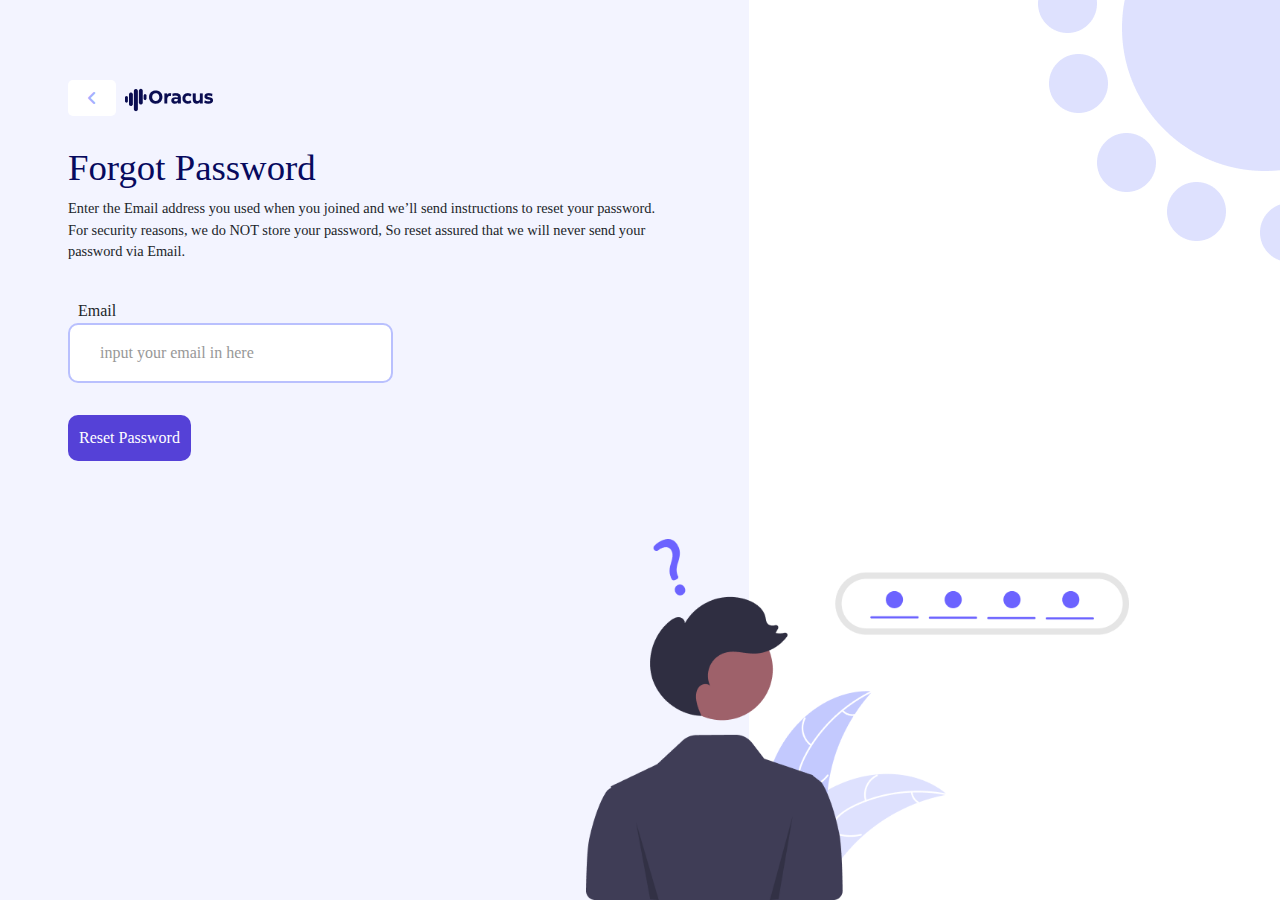
<file: forgotpsd.html>
<!DOCTYPE html>
<html lang="en">
  <head>
    <meta charset="UTF-8" />
    <meta http-equiv="X-UA-Compatible" content="IE=edge" />
    <meta name="viewport" content="width=device-width, initial-scale=1.0" />
    <title>Login</title>
    <link rel="stylesheet" href="./assets/bootstrap/bootstrap.min.css" />
    <link rel="stylesheet" href="./assets/main.css" />
    <link rel="stylesheet" href="./assets/forgotpsd.css" />
    <link rel="stylesheet" href="./assets/faicon/css/all.min.css" />
    <script src="./assets/main.js"></script>
  </head>
  <body>
    <div class="container-fluid forgot">
      <div class="row">
        <div class="col-md-7 form">
          <div class="bckLogo">
            <a href="signin.html">
              <i class="fa fa-angle-left" aria-hidden="true"></i>
            </a>
            <span><img src="./assets/imgs/logo/mobilelogo.png" alt="" /></span>
          </div>
          <div class="forgotContent">
            <h3>Forgot Password</h3>
            <p>
              Enter the Email address you used when you joined and we’ll send
              instructions to reset your password. For security reasons, we do
              NOT store your password, So reset assured that we will never send
              your password via Email.
            </p>
          </div>

          <form action="" class="needs-validation" novalidate>
            <div class="mb-3 has-validation">
              <label for="inputEmail" class="form-label">Email</label>
              <input
                type="email"
                class="form-control"
                id="inputEmail"
                placeholder="input your email in here"
                required
              />
              <div class="invalid-feedback">
                Please enter a correct email address
              </div>
            </div>
            <button class="mt-3 btn" type="submit">Reset Password</button>
          </form>
          <img src="./assets/imgs/forgot.png" class="forgotimg" alt="" />
          <img src="./assets/imgs/logodown.png" class="logoDown" alt="" />
        </div>
        <div class="col-md-5 pics">
          <img src="./assets/imgs/forgot.png" alt="" />
        </div>
      </div>
    </div>
    <script src="./assets/bootstrap/bootstrap.min.js"></script>
    <script src="./assets/main.js"></script>
  </body>
</html>
</file>
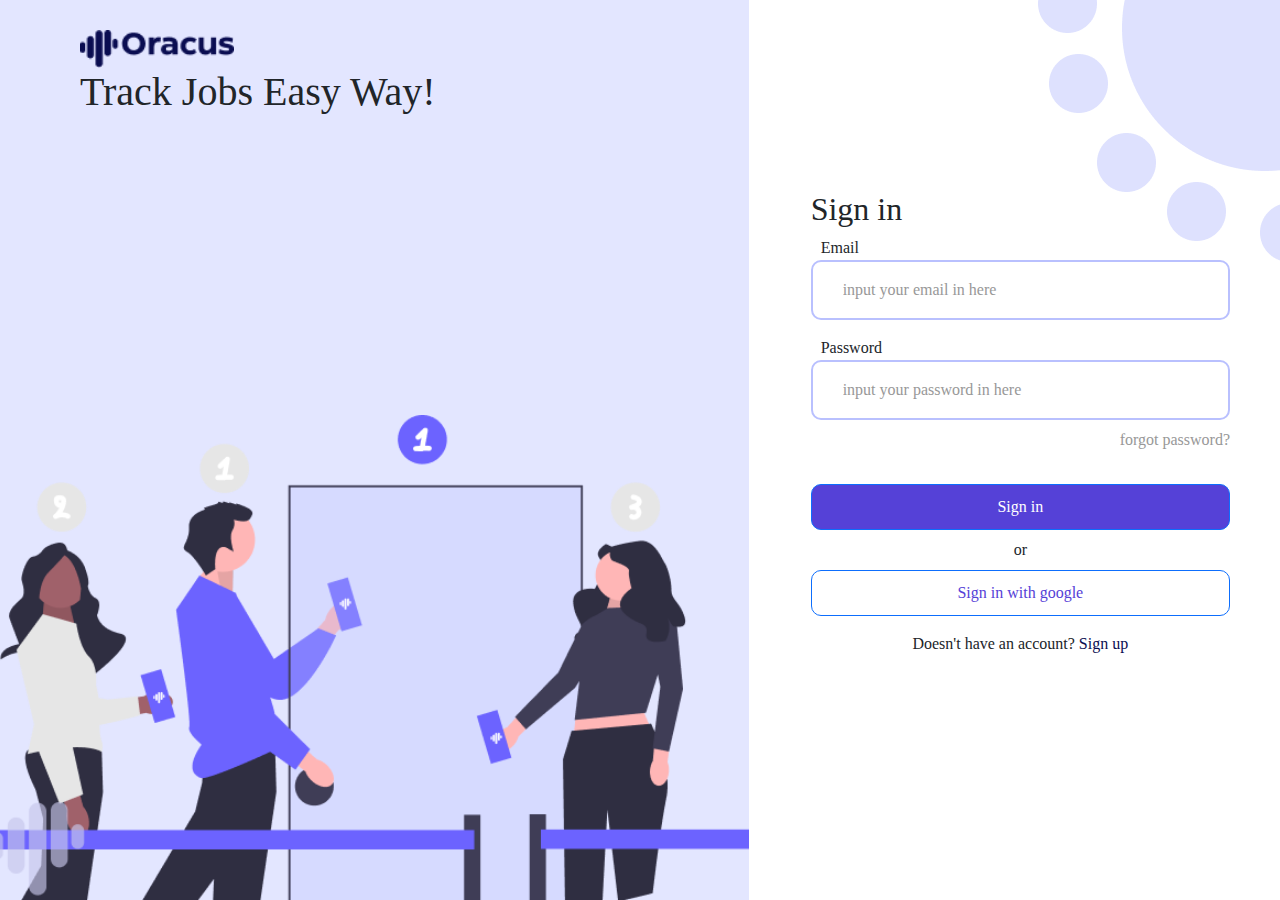
<file: signin.html>
<!DOCTYPE html>
<html lang="en">
  <head>
    <meta charset="UTF-8" />
    <meta http-equiv="X-UA-Compatible" content="IE=edge" />
    <meta name="viewport" content="width=device-width, initial-scale=1.0" />
    <title>Login</title>
    <link rel="stylesheet" href="./assets/bootstrap/bootstrap.min.css" />
    <link rel="stylesheet" href="./assets/main.css" />
    <link rel="stylesheet" href="./assets/signin.css" />
  </head>
  <body>
    <div class="container-fluid signup">
      <div class="row">
        <div class="col-md-7 pics">
          <div>
            <img src="./assets/imgs/logo/suplogo.png" alt="" />
            <h2>track jobs easy way!</h2>
          </div>
          <img src="./assets/imgs/signin.png" alt="" />
        </div>
        <div class="col-md-5 form">
          <img
            src="./assets/imgs/logo/mobilelogo.png"
            class="mobilelogo"
            alt=""
          />
          <div>
            <h3>Sign in</h3>
            <form action="post" class="needs-validation" novalidate>
              <div class="mb-3">
                <label for="inputEmail" class="form-label">Email</label>
                <input
                  type="email"
                  class="form-control"
                  id="inputEmail"
                  placeholder="input your email in here"
                  required
                />
                <div class="invalid-feedback">
                  Please enter a correct email address
                </div>
              </div>
              <div class="mb-2">
                <label for="inputPassword" class="form-label">Password</label>
                <input
                  type="password"
                  class="form-control"
                  id="inputPassword"
                  placeholder="input your password in here"
                  required
                />
                <div class="invalid-feedback">
                  Please enter a correct password
                </div>
              </div>
              <div>
                <a id="forgotpsd" class="mb-4" href="forgotpsd.html"
                  >forgot password?</a
                >
              </div>
              <div class="btns">
                <button type="submit" class="btn col-12 btn-primary mb-2 mt-2">
                  Sign in
                </button>
                <span>or</span>
                <button type="button" class="btn col-12 btn-primary mb-2 mt-2">
                  Sign in with google
                </button>
              </div>
              <p class="mt-2">
                Doesn't have an account? <a href="./signup.html">Sign up</a>
              </p>
            </form>
          </div>
        </div>
      </div>
    </div>
    <script src="./assets/bootstrap/bootstrap.min.js"></script>
    <script src="./assets/main.js"></script>
  </body>
</html>
</file>
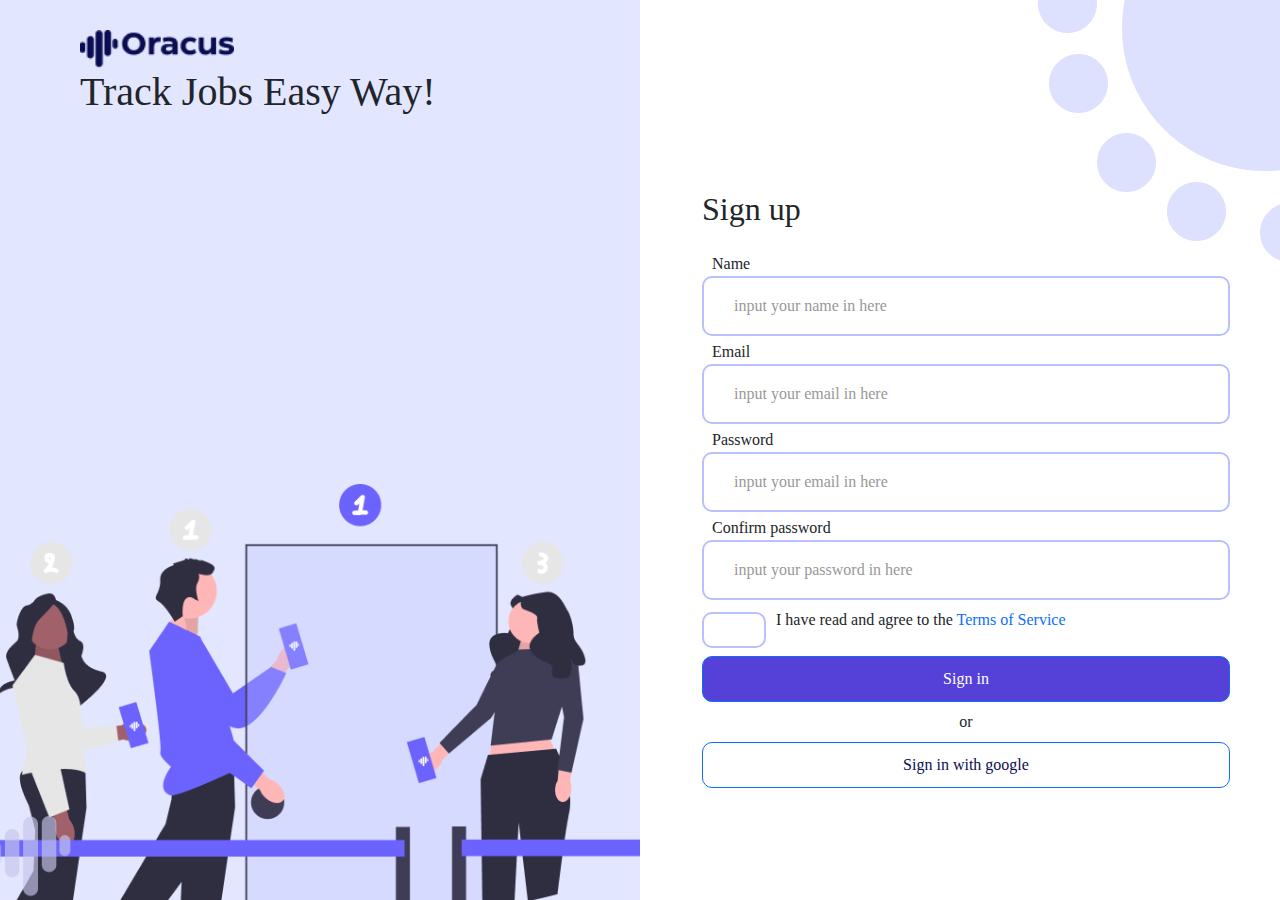
<file: signup.html>
<!DOCTYPE html>
<html lang="en">
  <head>
    <meta charset="UTF-8" />
    <meta http-equiv="X-UA-Compatible" content="IE=edge" />
    <meta name="viewport" content="width=device-width, initial-scale=1.0" />
    <title>Sign up</title>
    <link rel="stylesheet" href="./assets/bootstrap/bootstrap.min.css" />
    <link rel="stylesheet" href="./assets/main.css" />
    <link rel="stylesheet" href="./assets/signup.css" />
  </head>
  <body>
    <div class="container-fluid signup">
      <div class="row">
        <div class="col-md-6 pics">
          <div>
            <img src="./assets/imgs/logo/suplogo.png" alt="" />
            <h2>track jobs easy way!</h2>
          </div>
          <img src="./assets/imgs/signup.png" alt="" />
        </div>
        <div class="col-md-6 form">
          <img
            src="./assets/imgs/logo/mobilelogo.png"
            class="mobilelogo"
            alt=""
          />
          <div>
            <h3 class="mb-4">Sign up</h3>
            <form action="post" class="needs-validation" novalidate>
              <div class="mb-1">
                <label for="inputEmail" class="form-label">Name</label>
                <input
                  type="text"
                  class="form-control"
                  id="inputEmail"
                  placeholder="input your name in here"
                  required
                />
                <div class="invalid-feedback">Invalid text</div>
              </div>
              <div class="mb-1">
                <label for="inputEmail" class="form-label">Email</label>
                <input
                  type="email"
                  class="form-control"
                  id="inputEmail"
                  placeholder="input your email in here"
                  required
                />
                <div class="invalid-feedback">
                  Please enter a correct email address
                </div>
              </div>
              <div class="mb-1">
                <label for="inputEmail" class="form-label">Password</label>
                <input
                  type="password"
                  class="form-control"
                  id="inputEmail"
                  placeholder="input your email in here"
                  required
                />
                <div class="invalid-feedback">Invalid text here</div>
              </div>
              <div class="mb-2">
                <label for="inputPassword" class="form-label"
                  >Confirm password</label
                >
                <input
                  type="password"
                  class="form-control"
                  id="inputPassword"
                  placeholder="input your password in here"
                  required
                />
                <div class="invalid-feedback">Password do not match</div>
              </div>
              <div class="mb-2">
                <div class="form-check">
                  <input
                    class="form-check-input"
                    type="checkbox"
                    value=""
                    id="flexCheckDefault"
                  />
                  <label class="form-check-label" for="flexCheckDefault">
                    I have read and agree to the
                    <a href="#">Terms of Service</a>
                  </label>
                </div>
              </div>
              <div class="btns">
                <button type="submit" class="btn col-12 btn-primary mb-2 mt-2">
                  Sign in
                </button>
                <span>or</span>
                <button type="button" class="btn col-12 btn-primary mb-2 mt-2">
                  Sign in with google
                </button>
              </div>
            </form>
          </div>
        </div>
      </div>
    </div>
    <script src="./assets/bootstrap/bootstrap.min.js"></script>
    <script src="./assets/main.js"></script>
  </body>
</html>
</file>
<file: assets/main.css>
@font-face {
  font-family: Eastman Roman Trial;
  src: url(EastmanRomanTrial-Regular.otf);
}
* {
  box-sizing: border-box;
  font-family: "nunito sans";
  text-decoration: none !important;
  outline: none !important;
}

h1,
h2,
h3,
h4,
h5,
h6,
label,
button {
  font-family: nunito sans;
}

#forgotpsd {
  float: right;
  color: #989898;
}

textarea:focus,
textarea.form-control:focus,
input.form-control:focus,
input[type=text]:focus,
input[type=password]:focus,
input[type=email]:focus,
input[type=number]:focus,
[type=text].form-control:focus,
[type=password].form-control:focus,
[type=email].form-control:focus,
[type=tel].form-control:focus,
[contenteditable].form-control:focus,
.btn:focus {
  box-shadow: inset 0 -1px 0 #ddd;
}

.btn:focus {
  outline: none !important;
  box-shadow: none !important;
  border: none !important;
}

.dashboard {
  max-width: 100%;
  gap: 5px;
}
.dashboard .topbar {
  display: flex;
  align-items: center;
}
.dashboard .topbar .form {
  flex: 3;
  position: relative;
}
.dashboard .topbar .form input {
  width: 100%;
  background: rgba(186, 193, 255, 0.2196078431);
}
.dashboard .topbar .form span {
  position: absolute;
  top: 50%;
  right: 0;
  transform: translate(-50%, -50%);
  background: rgba(186, 193, 255, 0.7960784314);
  padding: 5px;
  border-radius: 5px;
}
.dashboard .topbar .profile {
  flex: 1.5;
  display: flex;
  align-items: center;
  justify-content: flex-end;
  position: relative;
}
@media screen and (max-width: 1204px) {
  .dashboard .topbar .profile {
    font-size: 12px;
  }
}
@media screen and (max-width: 1080px) {
  .dashboard .topbar .profile {
    font-size: 12px;
  }
}
@media screen and (max-width: 970px) {
  .dashboard .topbar .profile {
    flex: 2.5;
    font-size: 12px;
  }
  .dashboard .topbar .profile img {
    width: 30px;
    height: 30px;
  }
}
@media screen and (max-width: 768px) {
  .dashboard .topbar .profile {
    flex: 1;
    font-size: 12px;
  }
  .dashboard .topbar .profile .name::before {
    display: none;
  }
  .dashboard .topbar .profile .name > span {
    display: none;
  }
}
.dashboard .topbar .profile div {
  margin: 10px;
}
.dashboard .topbar .profile div::before {
  content: "";
  position: absolute;
  height: 50%;
  top: 50%;
  transform: translateY(-50%);
  width: 1px;
  background-color: rgb(179, 179, 179);
}
.dashboard .topbar .profile div::before span {
  margin-left: 5px;
}
.dashboard .calendars .calendar, .dashboard .calendars .calendar_weekdays, .dashboard .calendars .calendar_content {
  max-width: 300px;
}
.dashboard .calendars .calendar {
  margin: auto;
  font-weight: 400;
}
.dashboard .calendars .calendar_content, .dashboard .calendars .calendar_weekdays, .dashboard .calendars .calendar_header {
  position: relative;
  overflow: hidden;
}
.dashboard .calendars .calendar_weekdays div {
  display: inline-block;
  vertical-align: top;
}
.dashboard .calendars .calendar_weekdays div, .dashboard .calendars .calendar_content div {
  width: 14.28571%;
  overflow: hidden;
  text-align: center;
  background-color: transparent;
  color: #6f6f6f;
  font-size: 14px;
}
.dashboard .calendars .calendar_content div {
  border: 1px solid transparent;
  float: left;
  border-radius: 15%;
}
.dashboard .calendars .calendar_content div:hover {
  border: 1px solid #dcdcdc;
  cursor: default;
}
.dashboard .calendars .calendar_content div.blank:hover {
  cursor: default;
  border: 1px solid transparent;
}
.dashboard .calendars .calendar_content div.past-date {
  color: #d5d5d5;
}
.dashboard .calendars .calendar_content div.today {
  font-weight: bold;
  font-size: 14px;
  color: #4e5ddd;
  border: 1px solid #dcdcdc;
  background: #DBD7F4;
}
.dashboard .calendars .calendar_content div.selected {
  background-color: #f0f0f0;
}
.dashboard .calendars .calendar_header {
  width: 100%;
  text-align: center;
}
.dashboard .calendars .calendar_header h2 {
  padding: 0 10px;
  font-family: "Muli", sans-serif;
  font-weight: 300;
  font-size: 18px;
  color: #a2aaf0;
  float: left;
  width: 70%;
  margin: 0 0 10px;
}
.dashboard .calendars button.switch-month {
  background-color: transparent;
  padding: 0;
  outline: none;
  border: none;
  color: #dcdcdc;
  float: left;
  width: 15%;
  transition: color 0.2s;
}
.dashboard .calendars button.switch-month:hover {
  color: #B9C0FE;
}
.dashboard .users {
  display: flex;
  gap: 5px;
  overflow: auto;
}
.dashboard .users::-webkit-scrollbar {
  width: 5px;
  height: 5px;
}
.dashboard .users::-webkit-scrollbar-thumb {
  border-radius: 10px;
  background: -webkit-gradient(linear, left top, left bottom, from(#fff), to(gray));
  -webkit-box-shadow: inset 2px 2px 2px rgba(255, 255, 255, 0.25), inset -2px -2px 2px rgba(0, 0, 0, 0.25);
}
.dashboard .users .card {
  display: flex;
  flex-direction: row;
  padding: 5px;
  max-width: 250px;
  flex-shrink: 0;
}
.dashboard .users .card .pics {
  display: grid;
  align-content: center;
}
.dashboard .users .card .pics img {
  width: 50px;
  height: 50px;
  border-radius: 50%;
}
.dashboard .users .card h6 {
  margin-bottom: 0;
}
.dashboard .users .card p {
  margin-bottom: 0;
}
.dashboard .users .card a {
  font-size: 12px;
}
.dashboard th, .dashboard td {
  padding: 20px;
  font-size: 1vw;
}
@media screen and (max-width: 768px) {
  .dashboard th, .dashboard td {
    font-size: 1.5vw;
  }
}
@media screen and (max-width: 575px) {
  .dashboard th, .dashboard td {
    font-size: 2vw;
  }
}
.dashboard th b, .dashboard td b {
  font-weight: 600;
}
.dashboard th .fa, .dashboard td .fa {
  border-radius: 50%;
  height: 50px;
  height: 50px;
  padding: 20px;
  cursor: pointer;
}
.dashboard th .fa:hover, .dashboard td .fa:hover {
  background-color: rgba(185, 192, 254, 0.3215686275);
}
.dashboard td:has(.badge, .fa) {
  position: relative;
}
.dashboard td:has(.badge, .fa) .badge, .dashboard td:has(.badge, .fa) .fa {
  position: absolute;
  top: 50%;
  transform: translate(-50%, -50%);
}
.dashboard .nav-item a {
  padding: 20px !important;
  color: #a4a6b3;
}

@media screen and (max-width: 768px) {
  .sidebar {
    display: none !important;
  }
}/*# sourceMappingURL=main.css.map */
</file>
<file: assets/forgotpsd.css>
.forgot {
  padding: 0;
  background: #fff;
  overflow: hidden;
  height: 100vh;
  background: rgba(185, 192, 254, 0.168627451);
}
.forgot .form {
  position: relative;
  height: 100%;
  display: flex;
  flex-direction: column;
  padding: 80px;
  height: 100vh;
}
.forgot .form .forgotimg,
.forgot .form .logoDown {
  width: 100%;
  bottom: 0;
  left: 0;
  position: absolute;
  display: none;
  z-index: -1;
}
.forgot .form .forgotimg.logoDown,
.forgot .form .logoDown.logoDown {
  width: 92px;
  left: 35px;
}
.forgot .form .bckLogo {
  margin-bottom: 30px;
}
.forgot .form .bckLogo i {
  padding: 10px 20px;
  background: white;
  border-radius: 5px;
  color: #a6afff;
  margin-right: 5px;
  cursor: pointer;
}
.forgot .form .bckLogo i:hover {
  background: rgba(185, 192, 254, 0.6039215686);
  color: #4e5de5;
}
.forgot .form > div,
.forgot .form form {
  margin-bottom: 20px;
}
.forgot .form > div h3,
.forgot .form form h3 {
  text-transform: capitalize;
  font-size: 2.3rem;
  color: #070a5e;
}
.forgot .form > div p,
.forgot .form form p {
  font-size: 0.9rem;
}
.forgot .form > div input,
.forgot .form form input {
  max-width: 325px;
  width: 100%;
}
.forgot .form > div > div label,
.forgot .form form > div label {
  font-weight: 500;
  margin-bottom: 0px;
  margin-left: 10px;
}
.forgot .form > div > div input,
.forgot .form form > div input {
  padding: 16px 30px;
  border-radius: 10px;
  border: 2px solid #b9c0fe;
}
.forgot .form > div > div input::-moz-placeholder, .forgot .form form > div input::-moz-placeholder {
  color: #989898;
  font-weight: 300;
}
.forgot .form > div > div input:-ms-input-placeholder, .forgot .form form > div input:-ms-input-placeholder {
  color: #989898;
  font-weight: 300;
}
.forgot .form > div > div input::placeholder,
.forgot .form form > div input::placeholder {
  color: #989898;
  font-weight: 300;
}
.forgot .form > div button,
.forgot .form form button {
  padding: 10px;
  border-radius: 10px;
  font-weight: 500;
  background: #5541d7 !important;
  color: #fff;
}
.forgot .form > div button:hover,
.forgot .form form button:hover {
  background: #fff !important;
  color: #5541d7;
  border: 2px solid #5541d7;
}
.forgot .pics {
  background: #fff url("./imgs/dotted.png");
  background-repeat: no-repeat;
  background-position: top right;
  height: 100vh;
  position: relative;
}
.forgot .pics img {
  position: absolute;
  left: -30%;
  bottom: 0;
  width: 100%;
}

@media screen and (max-width: 767px) {
  .forgot {
    overflow-y: auto !important;
  }
  .forgot .row {
    flex-direction: column;
  }
  .forgot .row .pics {
    display: none;
  }
  .forgot .row .form {
    padding: 0px;
    background: rgba(185, 192, 254, 0.168627451) url("./imgs/dotted.png");
    background-repeat: no-repeat;
    background-position: top right;
    height: 100vh;
    position: relative;
  }
  .forgot .row .form .forgotContent {
    padding: 25px;
    border-radius: 15px;
    -webkit-backdrop-filter: blur(5px);
            backdrop-filter: blur(5px);
  }
  .forgot .row .form form {
    padding: 25px;
  }
  .forgot .row .form .forgotimg,
.forgot .row .form .logoDown {
    display: block !important;
  }
}/*# sourceMappingURL=forgotpsd.css.map */
</file>
<file: assets/signin.css>
.signup {
  padding: 0;
  background: #fff;
  overflow: hidden;
  height: 100vh;
}
.signup .pics {
  position: relative;
  background: rgba(185, 192, 254, 0.4) url("./imgs/signin.png");
  background-size: 100%;
  background-repeat: no-repeat;
  background-position: bottom left;
}
.signup .pics div {
  height: 100vh;
  padding: 30px 0 0 80px;
}
.signup .pics div img {
  width: 12vw;
}
.signup .pics div h2 {
  text-transform: capitalize;
  font-size: 2.5rem;
}
.signup .pics > img {
  width: 100%;
  height: auto;
  bottom: 0%;
  display: none;
}
.signup .form {
  background: #fff url("./imgs/dotted.png");
  background-repeat: no-repeat;
  background-position: top right;
  height: 100vh;
  overflow-y: auto;
}
.signup .form img {
  display: none !important;
}
.signup .form > div {
  margin: 190px 50px 30px 50px;
}
.signup .form > div h3 {
  font-size: 2rem;
}
.signup .form > div form > div label {
  font-weight: 500;
  margin-bottom: 0px;
  margin-left: 10px;
}
.signup .form > div form > div input {
  padding: 16px 30px;
  border-radius: 10px;
  border: 2px solid #B9C0FE;
}
.signup .form > div form > div input::-moz-placeholder {
  color: #989898;
  font-weight: 300;
}
.signup .form > div form > div input:-ms-input-placeholder {
  color: #989898;
  font-weight: 300;
}
.signup .form > div form > div input::placeholder {
  color: #989898;
  font-weight: 300;
}
.signup .form > div form .btns {
  text-align: center;
}
.signup .form > div form .btns button {
  padding: 10px;
  border-radius: 10px;
  font-weight: 500;
}
.signup .form > div form .btns button:first-child {
  background: #5541D7 !important;
}
.signup .form > div form .btns button:first-child:hover {
  background: #fff !important;
  color: #5541D7;
}
.signup .form > div form .btns button:last-child {
  color: #5541D7;
  background: #fff !important;
}
.signup .form > div form .btns button:last-child:hover {
  background: #5541D7 !important;
  color: #fff;
}
.signup .form > div form p {
  text-align: center;
}
.signup .form > div form p a {
  color: #0A0D51;
  font-weight: 500;
}

@media screen and (max-width: 767px) {
  .signup {
    overflow-y: auto !important;
  }
  .signup .row {
    flex-direction: column-reverse;
  }
  .signup .row .pics {
    height: 2px;
    background: none;
  }
  .signup .row .pics > div {
    height: 2px;
  }
  .signup .row .pics > div * {
    display: none;
  }
  .signup .row .pics > img {
    display: block;
  }
  .signup .row .form {
    position: relative;
  }
  .signup .row .form img {
    position: absolute;
    padding-left: 50px;
    display: inline-block !important;
    top: 100px;
    width: 50vw;
  }
}/*# sourceMappingURL=signin.css.map */
</file>
<file: assets/signup.css>
.signup {
  padding: 0;
  background: #fff;
  overflow: hidden;
  height: 100vh;
}
.signup .pics {
  position: relative;
  background: rgba(185, 192, 254, 0.4) url("./imgs/signin.png");
  background-size: 100%;
  background-repeat: no-repeat;
  background-position: bottom left;
}
.signup .pics div {
  height: 100vh;
  padding: 30px 0 0 80px;
}
.signup .pics div img {
  width: 12vw;
}
.signup .pics div h2 {
  text-transform: capitalize;
  font-size: 2.5rem;
}
.signup .pics > img {
  width: 100%;
  height: auto;
  bottom: 0%;
  display: none;
}
.signup .form {
  background: #fff url("./imgs/dotted.png");
  background-repeat: no-repeat;
  background-position: top right;
  height: 100vh;
  overflow-y: auto;
}
.signup .form img {
  display: none !important;
}
.signup .form > div {
  margin: 190px 50px 30px 50px;
}
.signup .form > div h3 {
  font-size: 2rem;
}
.signup .form > div form > div label {
  font-weight: 500;
  margin-bottom: 0px;
  margin-left: 10px;
}
.signup .form > div form > div input {
  padding: 16px 30px;
  border-radius: 10px;
  border: 2px solid #B9C0FE;
}
.signup .form > div form > div input::-moz-placeholder {
  color: #989898;
  font-weight: 300;
}
.signup .form > div form > div input:-ms-input-placeholder {
  color: #989898;
  font-weight: 300;
}
.signup .form > div form > div input::placeholder {
  color: #989898;
  font-weight: 300;
}
.signup .form > div form .btns {
  text-align: center;
}
.signup .form > div form .btns button {
  padding: 10px;
  border-radius: 10px;
  font-weight: 500;
}
.signup .form > div form .btns button:first-child {
  background: #5541D7 !important;
}
.signup .form > div form .btns button:first-child:hover {
  background: #fff !important;
  color: #0A0D51;
}
.signup .form > div form .btns button:last-child {
  color: #0A0D51;
  background: #fff !important;
}
.signup .form > div form .btns button:last-child:hover {
  background: #5541D7 !important;
  color: #fff;
}
.signup .form > div form p {
  text-align: center;
}
.signup .form > div form p a {
  color: #0A0D51;
  font-weight: 500;
}

@media screen and (max-width: 767px) {
  .signup {
    overflow-y: auto !important;
  }
  .signup .row {
    flex-direction: column-reverse;
  }
  .signup .row .pics {
    height: 2px;
    background: none;
  }
  .signup .row .pics > div {
    height: 2px;
  }
  .signup .row .pics > div * {
    display: none;
  }
  .signup .row .pics > img {
    display: block;
  }
  .signup .row .form {
    position: relative;
  }
  .signup .row .form img {
    position: absolute;
    padding-left: 50px;
    display: block !important;
    top: 100px;
    width: 50vw;
  }
}/*# sourceMappingURL=signup.css.map */
</file>
